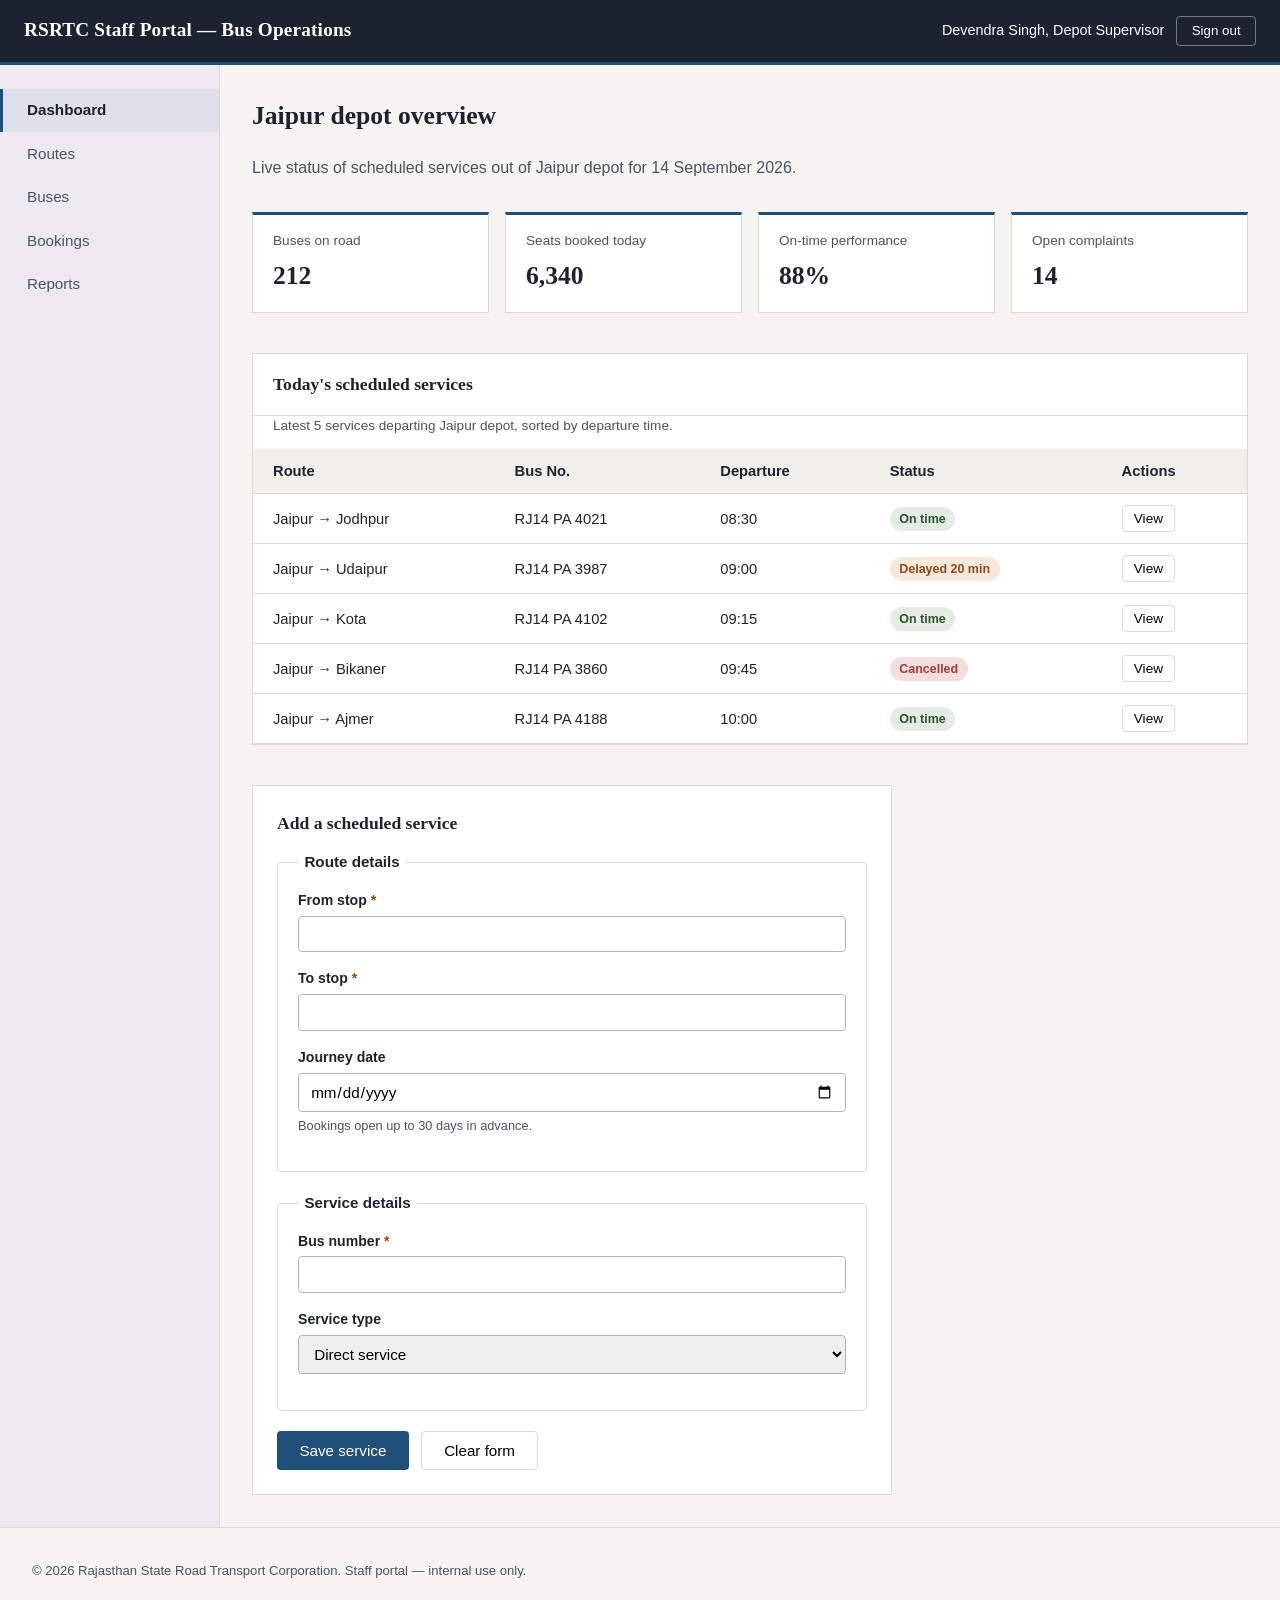
<file: index.html>
<!DOCTYPE html>
<html lang="en">
<head>
  <meta charset="UTF-8">
  <meta name="viewport" content="width=device-width, initial-scale=1.0">
  <title>Bus Operations Dashboard — RSRTC Staff Portal</title>
  <style>
    :root {
      --ink: #1c2230;
      --ink-soft: #4a5266;
      --paper: #f5f4f0;
      --panel: #ffffff;
      --line: #dcd9d2;
      --accent: #1f4e79;
      --accent-soft: #e3ecf4;
      --warn: #8a4b16;
      --warn-soft: #f6e9db;
      --good: #2f5233;
      --good-soft: #e4ece4;
      --bad: #a33b3b;
      --bad-soft: #f2dede;
      --focus: #1857b8;
      --radius: 4px;
    }

    * { box-sizing: border-box; }

    body {
      margin: 0;
      font-family: "Iowan Old Style", "Palatino Linotype", Georgia, serif;
      background: var(--paper);
      color: var(--ink);
      line-height: 1.5;
    }

    a { color: var(--focus); }

    a:focus-visible,
    button:focus-visible,
    input:focus-visible,
    select:focus-visible,
    textarea:focus-visible,
    [tabindex]:focus-visible {
      outline: 3px solid var(--focus);
      outline-offset: 2px;
    }

    .skip-link {
      position: absolute;
      left: -999px;
      top: 0;
      background: var(--ink);
      color: #fff;
      padding: 0.75rem 1.25rem;
      z-index: 100;
      border-radius: 0 0 var(--radius) 0;
    }
    .skip-link:focus { left: 0; }

    .visually-hidden {
      position: absolute;
      width: 1px; height: 1px;
      overflow: hidden;
      clip: rect(0 0 0 0);
      white-space: nowrap;
    }

    .site-header {
      display: flex;
      align-items: center;
      justify-content: space-between;
      padding: 1rem 1.5rem;
      background: var(--ink);
      color: #fff;
      border-bottom: 3px solid var(--accent);
    }
    .site-header h1 {
      font-size: 1.2rem;
      margin: 0;
      font-weight: 600;
      letter-spacing: 0.01em;
    }
    .header-user {
      display: flex;
      align-items: center;
      gap: 0.75rem;
      font-family: -apple-system, "Segoe UI", sans-serif;
      font-size: 0.9rem;
    }
    .header-user button {
      background: transparent;
      border: 1px solid rgba(255,255,255,0.4);
      color: #fff;
      padding: 0.4rem 0.9rem;
      border-radius: var(--radius);
      cursor: pointer;
      font-family: inherit;
    }
    .header-user button:hover { background: rgba(255,255,255,0.12); }

    .layout {
      display: grid;
      grid-template-columns: 220px 1fr;
      min-height: calc(100vh - 66px);
    }

    .primary-nav {
      background: #eceaf0;
      border-right: 1px solid var(--line);
      padding: 1.5rem 0;
    }
    .primary-nav ul {
      list-style: none;
      margin: 0;
      padding: 0;
    }
    .primary-nav a {
      display: block;
      padding: 0.65rem 1.5rem;
      color: var(--ink-soft);
      text-decoration: none;
      font-family: -apple-system, "Segoe UI", sans-serif;
      font-size: 0.95rem;
      border-left: 3px solid transparent;
    }
    .primary-nav a[aria-current="page"] {
      color: var(--ink);
      font-weight: 600;
      border-left-color: var(--accent);
      background: #e0e0ea;
    }
    .primary-nav a:hover { background: #e0e0ea; }

    main { padding: 2rem; }
    main > h2 { margin-top: 0; font-size: 1.6rem; }
    .lede {
      color: var(--ink-soft);
      max-width: 62ch;
      margin-bottom: 2rem;
      font-family: -apple-system, "Segoe UI", sans-serif;
    }

    .summary-cards {
      display: grid;
      grid-template-columns: repeat(auto-fit, minmax(180px, 1fr));
      gap: 1rem;
      margin-bottom: 2.5rem;
    }
    .summary-cards article {
      background: var(--panel);
      border: 1px solid var(--line);
      border-top: 3px solid var(--accent);
      padding: 1rem 1.25rem;
    }
    .summary-cards h3 {
      margin: 0 0 0.35rem 0;
      font-size: 0.85rem;
      font-family: -apple-system, "Segoe UI", sans-serif;
      color: var(--ink-soft);
      font-weight: 500;
    }
    .summary-cards p {
      margin: 0;
      font-size: 1.6rem;
      font-weight: 600;
    }

    .table-section {
      background: var(--panel);
      border: 1px solid var(--line);
      margin-bottom: 2.5rem;
    }
    .table-section h2 {
      margin: 0;
      padding: 1.1rem 1.25rem;
      font-size: 1.1rem;
      border-bottom: 1px solid var(--line);
    }
    table {
      width: 100%;
      border-collapse: collapse;
      font-family: -apple-system, "Segoe UI", sans-serif;
      font-size: 0.92rem;
    }
    caption {
      text-align: left;
      padding: 0 1.25rem 0.75rem;
      color: var(--ink-soft);
      font-family: -apple-system, "Segoe UI", sans-serif;
      font-size: 0.85rem;
    }
    th, td {
      text-align: left;
      padding: 0.7rem 1.25rem;
      border-bottom: 1px solid var(--line);
    }
    th[scope="col"] {
      background: #f1efe9;
      font-weight: 600;
    }
    tbody tr:hover { background: #faf9f6; }
    .status-pill {
      display: inline-block;
      padding: 0.15rem 0.6rem;
      border-radius: 999px;
      font-size: 0.78rem;
      font-weight: 600;
    }
    .status-ontime { background: var(--good-soft); color: var(--good); }
    .status-delayed { background: var(--warn-soft); color: var(--warn); }
    .status-cancelled { background: var(--bad-soft); color: var(--bad); }

    .row-actions button {
      background: none;
      border: 1px solid var(--line);
      border-radius: var(--radius);
      padding: 0.3rem 0.7rem;
      font-family: inherit;
      cursor: pointer;
      font-size: 0.85rem;
    }
    .row-actions button:hover { background: #f1efe9; }

    .form-section {
      background: var(--panel);
      border: 1px solid var(--line);
      padding: 1.5rem;
      max-width: 640px;
    }
    .form-section h2 { margin-top: 0; font-size: 1.1rem; }
    fieldset {
      border: 1px solid var(--line);
      border-radius: var(--radius);
      padding: 1rem 1.25rem 1.25rem;
      margin: 0 0 1.25rem 0;
    }
    legend {
      font-family: -apple-system, "Segoe UI", sans-serif;
      font-weight: 600;
      padding: 0 0.4rem;
      font-size: 0.95rem;
    }
    .field { margin-bottom: 1rem; font-family: -apple-system, "Segoe UI", sans-serif; }
    .field label {
      display: block;
      font-size: 0.88rem;
      font-weight: 600;
      margin-bottom: 0.3rem;
    }
    .field .hint {
      display: block;
      font-weight: 400;
      color: var(--ink-soft);
      font-size: 0.8rem;
      margin-top: 0.25rem;
    }
    .field input,
    .field select {
      width: 100%;
      padding: 0.55rem 0.7rem;
      border: 1px solid #b8b4aa;
      border-radius: var(--radius);
      font-family: inherit;
      font-size: 0.95rem;
    }
    .required-mark { color: var(--warn); }
    .submit-row { display: flex; gap: 0.75rem; font-family: -apple-system, "Segoe UI", sans-serif; }
    .btn-primary {
      background: var(--accent);
      color: #fff;
      border: none;
      padding: 0.65rem 1.4rem;
      border-radius: var(--radius);
      cursor: pointer;
      font-size: 0.95rem;
    }
    .btn-secondary {
      background: transparent;
      border: 1px solid var(--line);
      padding: 0.65rem 1.4rem;
      border-radius: var(--radius);
      cursor: pointer;
      font-size: 0.95rem;
    }

    .modal-overlay {
      display: none;
      position: fixed;
      inset: 0;
      background: rgba(20, 20, 20, 0.5);
      align-items: center;
      justify-content: center;
      padding: 1rem;
      z-index: 200;
    }
    .modal-overlay.is-open { display: flex; }
    .modal-dialog {
      background: var(--panel);
      max-width: 440px;
      width: 100%;
      padding: 1.5rem;
      border-radius: var(--radius);
      font-family: -apple-system, "Segoe UI", sans-serif;
    }
    .modal-dialog h2 {
      margin-top: 0;
      font-size: 1.15rem;
      font-family: "Iowan Old Style", Georgia, serif;
    }
    .modal-actions {
      display: flex;
      justify-content: flex-end;
      gap: 0.75rem;
      margin-top: 1.5rem;
    }

    footer {
      grid-column: 1 / -1;
      border-top: 1px solid var(--line);
      padding: 1.25rem 2rem;
      font-family: -apple-system, "Segoe UI", sans-serif;
      font-size: 0.82rem;
      color: var(--ink-soft);
    }

    @media (max-width: 720px) {
      .layout { grid-template-columns: 1fr; }
      .primary-nav { border-right: none; border-bottom: 1px solid var(--line); }
    }

    @media (prefers-reduced-motion: reduce) {
      * { animation: none !important; transition: none !important; }
    }
  </style>
</head>
<body>

  <a class="skip-link" href="#main-content">Skip to main content</a>

  <header class="site-header">
    <h1>RSRTC Staff Portal — Bus Operations</h1>
    <div class="header-user">
      <span>Devendra Singh, Depot Supervisor</span>
      <button type="button">Sign out</button>
    </div>
  </header>

  <div class="layout">
    <nav class="primary-nav" aria-label="Primary">
      <ul>
        <li><a href="#" aria-current="page">Dashboard</a></li>
        <li><a href="#">Routes</a></li>
        <li><a href="#">Buses</a></li>
        <li><a href="#">Bookings</a></li>
        <li><a href="#">Reports</a></li>
      </ul>
    </nav>

    <main id="main-content">
      <h2>Jaipur depot overview</h2>
      <p class="lede">Live status of scheduled services out of Jaipur depot for 14 September 2026.</p>

      <section aria-labelledby="summary-heading">
        <h2 id="summary-heading" class="visually-hidden">Key metrics</h2>
        <div class="summary-cards">
          <article>
            <h3>Buses on road</h3>
            <p>212</p>
          </article>
          <article>
            <h3>Seats booked today</h3>
            <p>6,340</p>
          </article>
          <article>
            <h3>On-time performance</h3>
            <p>88%</p>
          </article>
          <article>
            <h3>Open complaints</h3>
            <p>14</p>
          </article>
        </div>
      </section>

      <section class="table-section" aria-labelledby="services-heading">
        <h2 id="services-heading">Today's scheduled services</h2>
        <table>
          <caption>Latest 5 services departing Jaipur depot, sorted by departure time.</caption>
          <thead>
            <tr>
              <th scope="col">Route</th>
              <th scope="col">Bus No.</th>
              <th scope="col">Departure</th>
              <th scope="col">Status</th>
              <th scope="col">Actions</th>
            </tr>
          </thead>
          <tbody>
            <tr>
              <td>Jaipur → Jodhpur</td>
              <td>RJ14 PA 4021</td>
              <td>08:30</td>
              <td><span class="status-pill status-ontime">On time</span></td>
              <td class="row-actions"><button type="button">View</button></td>
            </tr>
            <tr>
              <td>Jaipur → Udaipur</td>
              <td>RJ14 PA 3987</td>
              <td>09:00</td>
              <td><span class="status-pill status-delayed">Delayed 20 min</span></td>
              <td class="row-actions"><button type="button" data-open-modal>View</button></td>
            </tr>
            <tr>
              <td>Jaipur → Kota</td>
              <td>RJ14 PA 4102</td>
              <td>09:15</td>
              <td><span class="status-pill status-ontime">On time</span></td>
              <td class="row-actions"><button type="button">View</button></td>
            </tr>
            <tr>
              <td>Jaipur → Bikaner</td>
              <td>RJ14 PA 3860</td>
              <td>09:45</td>
              <td><span class="status-pill status-cancelled">Cancelled</span></td>
              <td class="row-actions"><button type="button">View</button></td>
            </tr>
            <tr>
              <td>Jaipur → Ajmer</td>
              <td>RJ14 PA 4188</td>
              <td>10:00</td>
              <td><span class="status-pill status-ontime">On time</span></td>
              <td class="row-actions"><button type="button">View</button></td>
            </tr>
          </tbody>
        </table>
      </section>

      <section class="form-section" aria-labelledby="new-route-heading">
        <h2 id="new-route-heading">Add a scheduled service</h2>
        <form novalidate>
          <fieldset>
            <legend>Route details</legend>

            <div class="field">
              <label for="from-stop">From stop <span class="required-mark" aria-hidden="true">*</span></label>
              <input type="text" id="from-stop" name="from-stop" required aria-required="true">
            </div>

            <div class="field">
              <label for="to-stop">To stop <span class="required-mark" aria-hidden="true">*</span></label>
              <input type="text" id="to-stop" name="to-stop" required aria-required="true">
            </div>

            <div class="field">
              <label for="journey-date">Journey date</label>
              <input type="date" id="journey-date" name="journey-date" aria-describedby="date-hint">
              <span class="hint" id="date-hint">Bookings open up to 30 days in advance.</span>
            </div>
          </fieldset>

          <fieldset>
            <legend>Service details</legend>

            <div class="field">
              <label for="bus-number">Bus number <span class="required-mark" aria-hidden="true">*</span></label>
              <input type="text" id="bus-number" name="bus-number" required aria-required="true">
            </div>

            <div class="field">
              <label for="service-type">Service type</label>
              <select id="service-type" name="service-type">
                <option value="direct">Direct service</option>
                <option value="connecting">Connecting service</option>
              </select>
            </div>
          </fieldset>

          <div class="submit-row">
            <button type="submit" class="btn-primary">Save service</button>
            <button type="reset" class="btn-secondary">Clear form</button>
          </div>
        </form>
      </section>
    </main>

    <footer>
      <p>&copy; 2026 Rajasthan State Road Transport Corporation. Staff portal — internal use only.</p>
    </footer>
  </div>

  <div class="modal-overlay" id="service-modal-overlay">
    <div class="modal-dialog" role="dialog" aria-modal="true" aria-labelledby="modal-title" aria-describedby="modal-desc">
      <h2 id="modal-title">Jaipur → Udaipur — service details</h2>
      <p id="modal-desc">Bus RJ14 PA 3987 is delayed by 20 minutes due to traffic near Bhilwara. Revised departure: 09:20. 41 of 45 seats booked.</p>
      <div class="modal-actions">
        <button type="button" class="btn-secondary" data-close-modal>Close</button>
        <button type="button" class="btn-primary">Notify passengers</button>
      </div>
    </div>
  </div>

  <script>
    (function () {
      var overlay = document.getElementById('service-modal-overlay');
      var openTriggers = document.querySelectorAll('[data-open-modal]');
      var closeTriggers = document.querySelectorAll('[data-close-modal]');
      var lastFocused = null;

      function openModal() {
        lastFocused = document.activeElement;
        overlay.classList.add('is-open');
        overlay.querySelector('[data-close-modal]').focus();
        document.addEventListener('keydown', onKeydown);
      }

      function closeModal() {
        overlay.classList.remove('is-open');
        document.removeEventListener('keydown', onKeydown);
        if (lastFocused) lastFocused.focus();
      }

      function onKeydown(e) {
        if (e.key === 'Escape') {
          closeModal();
        }
      }

      openTriggers.forEach(function (btn) {
        btn.addEventListener('click', openModal);
      });
      closeTriggers.forEach(function (btn) {
        btn.addEventListener('click', closeModal);
      });
    })();
  </script>

</body>
</html>
</file>
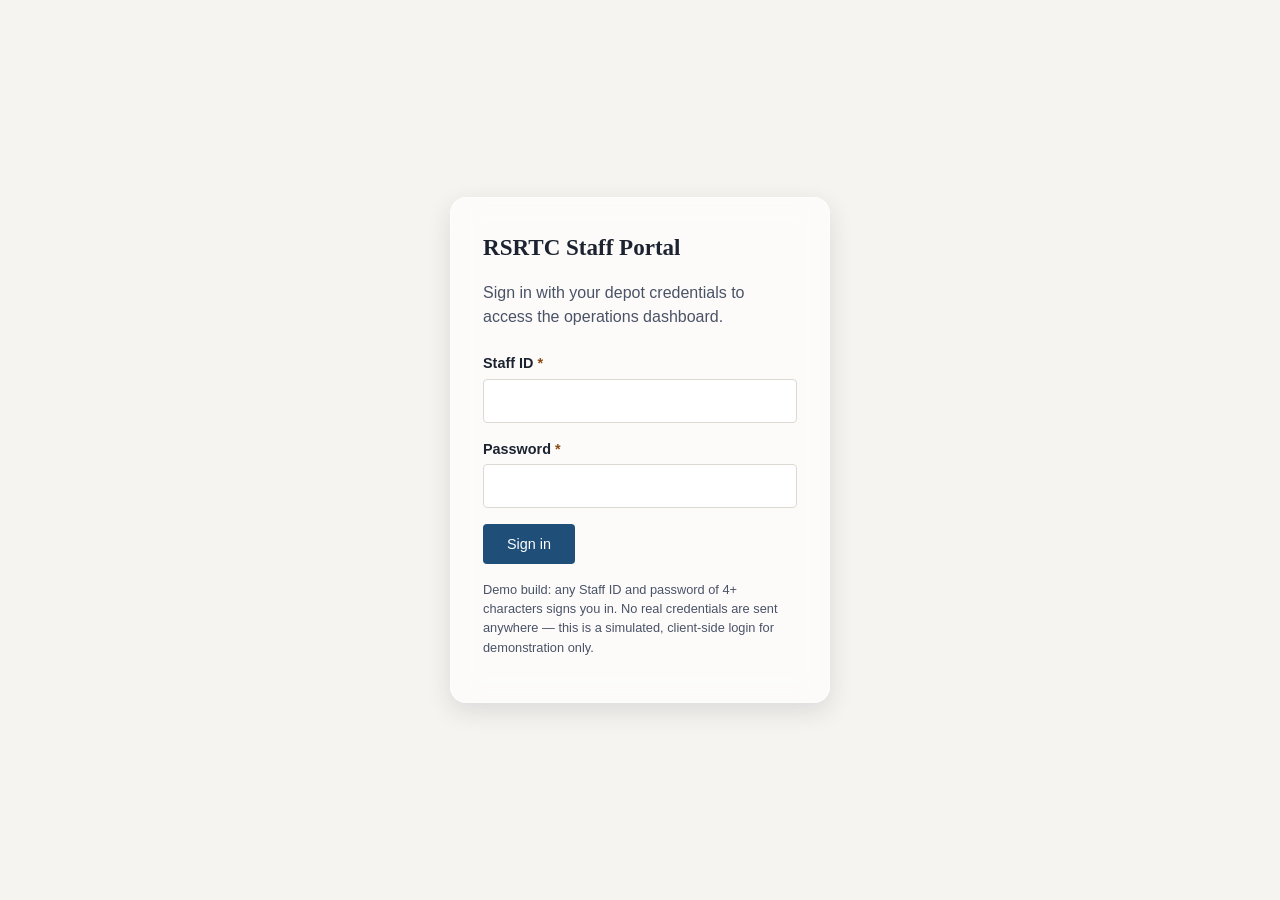
<file: client/index.html>
<!DOCTYPE html>
<html lang="en">
<head>
  <meta charset="UTF-8">
  <meta name="viewport" content="width=device-width, initial-scale=1.0">
  <title>Bus Operations Dashboard — RSRTC Staff Portal</title>
  <link rel="stylesheet" href="style.css">
</head>
<body>

  <a class="skip-link" href="#main-content">Skip to main content</a>

  <header class="site-header">
    <h1>RSRTC Staff Portal — Bus Operations</h1>
    <div class="header-user">
      <button type="button" class="theme-toggle" id="theme-toggle" aria-pressed="false">Dark mode</button>
      <span id="signed-in-as">Staff</span>
      <button type="button" id="sign-out-btn">Sign out</button>
    </div>
  </header>

  <div class="layout">
    <nav class="primary-nav" aria-label="Primary">
      <ul>
        <li><a href="index.html" aria-current="page">Dashboard</a></li>
        <li><a href="#">Routes</a></li>
        <li><a href="#">Buses</a></li>
        <li><a href="#">Bookings</a></li>
        <li><a href="inventory.html">Inventory</a></li>
        <li><a href="#">Reports</a></li>
      </ul>
    </nav>

    <main id="main-content">
      <h2>Jaipur depot overview</h2>
      <p class="lede">Live status of scheduled services out of Jaipur depot. Add, edit, or remove services below — changes are saved to this browser automatically.</p>

      <section aria-labelledby="summary-heading">
        <h2 id="summary-heading" class="visually-hidden">Key metrics</h2>
        <div class="summary-cards">
          <article>
            <h3>Buses on road</h3>
            <p>212</p>
          </article>
          <article>
            <h3>Seats booked today</h3>
            <p>6,340</p>
          </article>
          <article>
            <h3>On-time performance</h3>
            <p>88%</p>
          </article>
          <article>
            <h3>Open complaints</h3>
            <p>14</p>
          </article>
        </div>
      </section>

      <section class="table-section" aria-labelledby="services-heading">
        <h2 id="services-heading">Scheduled services</h2>
        <table>
          <caption>Services departing Jaipur depot. Use Edit or Delete to update the schedule.</caption>
          <thead>
            <tr>
              <th scope="col">Route</th>
              <th scope="col">Bus No.</th>
              <th scope="col">Departure</th>
              <th scope="col">Status</th>
              <th scope="col">Actions</th>
            </tr>
          </thead>
          <tbody id="services-tbody">
            <!-- Rows rendered dynamically by services.js -->
          </tbody>
        </table>
      </section>

      <section class="form-section" aria-labelledby="new-route-heading">
        <h2 id="new-route-heading">Add a scheduled service</h2>
        <form id="service-form" novalidate>
          <fieldset>
            <legend>Route details</legend>

            <div class="field">
              <label for="from-stop">From stop <span class="required-mark" aria-hidden="true">*</span></label>
              <input type="text" id="from-stop" name="from-stop" required aria-required="true">
            </div>

            <div class="field">
              <label for="to-stop">To stop <span class="required-mark" aria-hidden="true">*</span></label>
              <input type="text" id="to-stop" name="to-stop" required aria-required="true">
            </div>

            <div class="field">
              <label for="journey-date">Journey date</label>
              <input type="date" id="journey-date" name="journey-date" aria-describedby="date-hint">
              <span class="hint" id="date-hint">Bookings open up to 30 days in advance.</span>
            </div>
          </fieldset>

          <fieldset>
            <legend>Service details</legend>

            <div class="field">
              <label for="bus-number">Bus number <span class="required-mark" aria-hidden="true">*</span></label>
              <input type="text" id="bus-number" name="bus-number" required aria-required="true">
            </div>

            <div class="field">
              <label for="service-type">Service type</label>
              <select id="service-type" name="service-type">
                <option value="direct">Direct service</option>
                <option value="connecting">Connecting service</option>
              </select>
            </div>
          </fieldset>

          <div class="submit-row">
            <button type="submit" class="btn-primary" id="form-submit-btn">Save service</button>
            <button type="reset" class="btn-secondary">Clear form</button>
          </div>
        </form>
      </section>
    </main>

    <footer>
      <p>&copy; 2026 Rajasthan State Road Transport Corporation. Staff portal — internal use only.</p>
    </footer>
  </div>

  <div class="modal-overlay" id="service-modal-overlay">
    <div class="modal-dialog" role="dialog" aria-modal="true" aria-labelledby="modal-title" aria-describedby="modal-desc">
      <h2 id="modal-title">Service details</h2>
      <p id="modal-desc">Select "Edit" on any row to update its route or bus number, or "Delete" to remove it from today's schedule.</p>
      <div class="modal-actions">
        <button type="button" class="btn-secondary" data-close-modal>Close</button>
      </div>
    </div>
  </div>

  <script type="module">
    import { requireAuth, getSession, wireSignOut } from './auth.js';
    import { initServiceCrud } from './services.js';

    // Guard this page — redirect to login.html if no session exists.
    requireAuth();

    const session = getSession();
    if (session) {
      document.getElementById('signed-in-as').textContent = `Staff ID: ${session.staffId}`;
    }

    wireSignOut(document.getElementById('sign-out-btn'));
    initServiceCrud();
  </script>

  <script>
    (function () {
      var toggle = document.getElementById('theme-toggle');
      var root = document.documentElement;

      toggle.addEventListener('click', function () {
        var isDark = root.getAttribute('data-theme') === 'dark';
        root.setAttribute('data-theme', isDark ? 'light' : 'dark');
        toggle.setAttribute('aria-pressed', String(!isDark));
        toggle.textContent = isDark ? 'Dark mode' : 'Light mode';
      });
    })();
  </script>

</body>
</html>
</file>
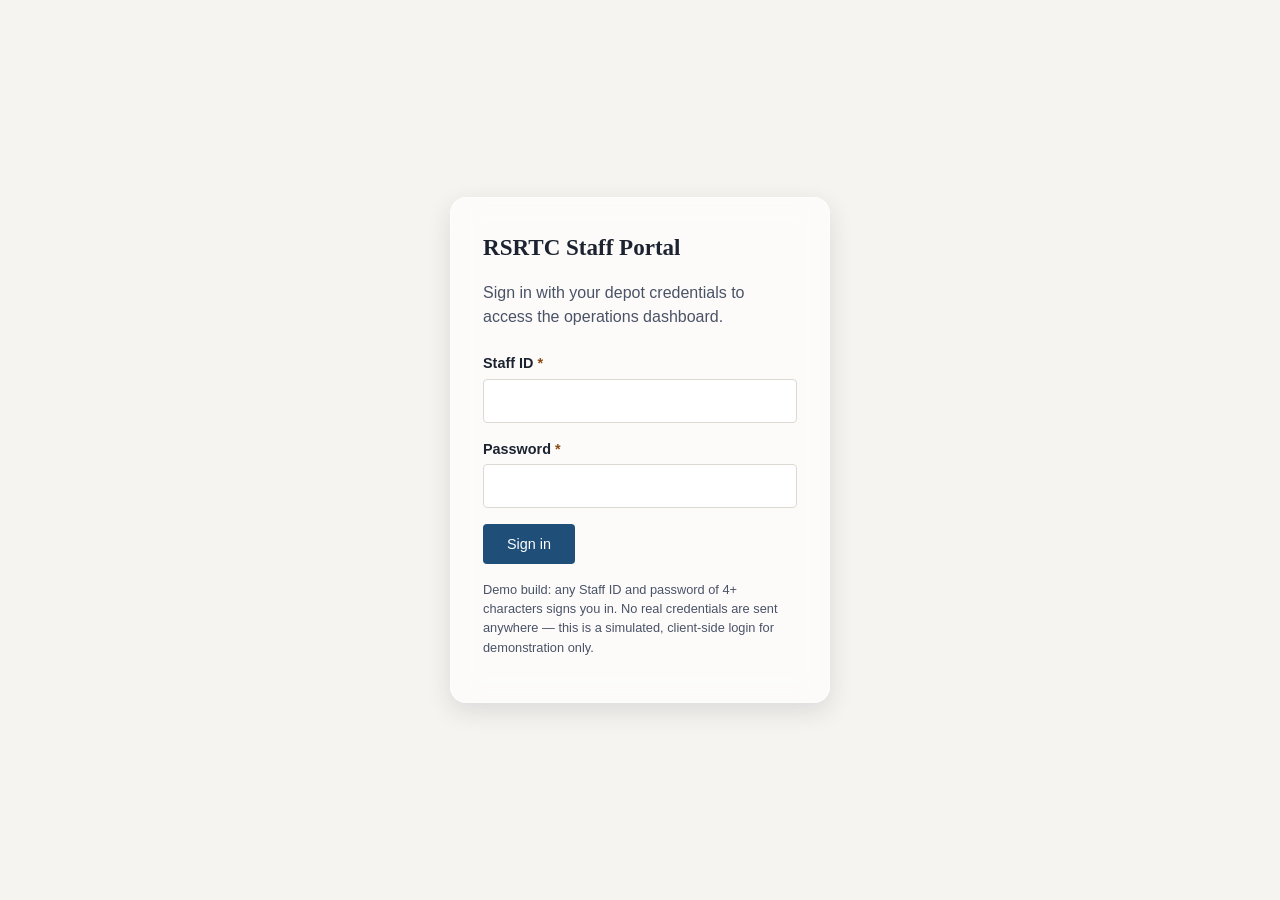
<file: client/inventory.html>
<!DOCTYPE html>
<html lang="en">
<head>
  <meta charset="UTF-8">
  <meta name="viewport" content="width=device-width, initial-scale=1.0">
  <title>Spare Parts Inventory — RSRTC Staff Portal</title>
  <link rel="stylesheet" href="style.css">
</head>
<body>

  <a class="skip-link" href="#main-content">Skip to main content</a>

  <header class="site-header">
    <h1>RSRTC Staff Portal — Spare Parts Inventory</h1>
    <div class="header-user">
      <button type="button" class="cart-button" id="cart-button" aria-haspopup="true">
        Cart <span class="cart-count" id="cart-count">0</span>
      </button>
      <span>Devendra Singh, Depot Supervisor</span>
    </div>
  </header>

  <div class="layout">
    <nav class="primary-nav" aria-label="Primary">
      <ul>
        <li><a href="index.html">Dashboard</a></li>
        <li><a href="#">Routes</a></li>
        <li><a href="#">Buses</a></li>
        <li><a href="index.html">Bookings</a></li>
        <li><a href="inventory.html" aria-current="page">Inventory</a></li>
      </ul>
    </nav>

    <main id="main-content">
      <h2>Spare parts inventory</h2>
      <p class="lede">Live catalog pulled from the parts supplier API. Search, filter by category, and sort to find what's needed for today's maintenance queue.</p>

      <div class="error-banner" id="error-banner" role="alert">
        <span id="error-message"></span>
        <button type="button" id="error-retry">Retry</button>
      </div>

      <div class="toolbar">
        <div class="field">
          <label for="inventory-search">Search parts</label>
          <input type="search" id="inventory-search" name="inventory-search" placeholder="e.g. jacket, backpack, ring">
        </div>
        <div class="field">
          <label for="inventory-sort">Sort by</label>
          <select id="inventory-sort" name="inventory-sort">
            <option value="default">Default</option>
            <option value="price-asc">Price: low to high</option>
            <option value="price-desc">Price: high to low</option>
            <option value="name-asc">Name: A to Z</option>
          </select>
        </div>
      </div>

      <div class="category-tabs" id="category-tabs" role="tablist" aria-label="Filter by category"></div>

      <section aria-label="Product results">
        <div class="product-grid" id="product-grid"></div>
      </section>
    </main>

    <footer>
      <p>&copy; 2026 Rajasthan State Road Transport Corporation. Staff portal — internal use only. Catalog data via FakeStoreAPI.</p>
    </footer>
  </div>

  <!-- Cart drawer -->
  <div class="cart-drawer-overlay" id="cart-drawer-overlay"></div>
  <aside class="cart-drawer" id="cart-drawer" aria-label="Shopping cart">
    <h2>Your cart</h2>
    <div id="cart-items"></div>
    <div class="submit-row" style="margin-top: 1.5rem;">
      <button type="button" class="btn-secondary" id="cart-close">Close</button>
    </div>
  </aside>

  <script type="module">
    import { requireAuth } from './auth.js';
    requireAuth();
  </script>
  <script type="module" src="app.js"></script>
</body>
</html>
</file>
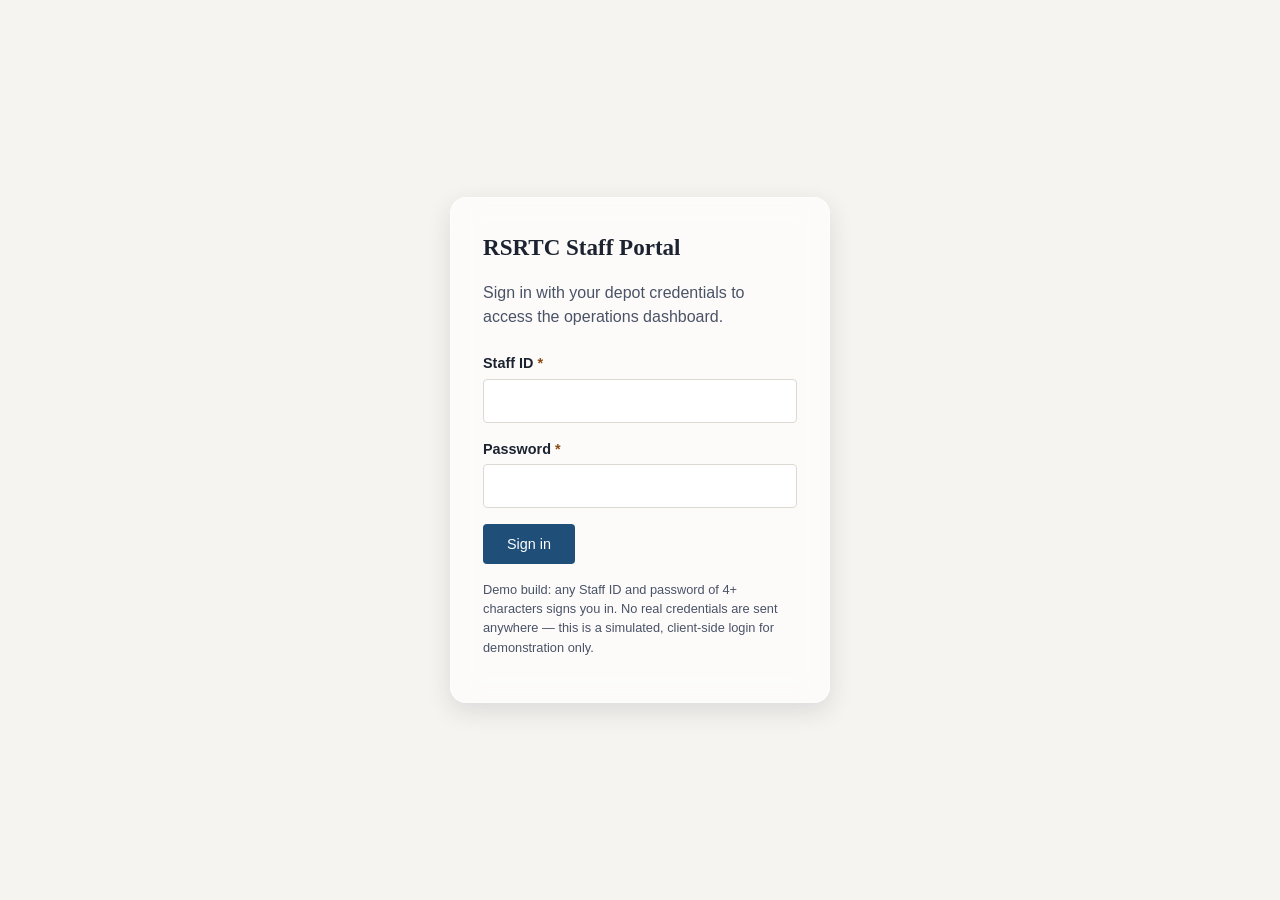
<file: client/login.html>
<!DOCTYPE html>
<html lang="en">
<head>
  <meta charset="UTF-8">
  <meta name="viewport" content="width=device-width, initial-scale=1.0">
  <title>Sign in — RSRTC Staff Portal</title>
  <link rel="stylesheet" href="style.css">
  <style>
    .login-wrap {
      min-height: 100vh;
      display: flex;
      align-items: center;
      justify-content: center;
      padding: var(--space-5);
    }
    .login-card {
      background: var(--glass-bg);
      backdrop-filter: blur(var(--glass-blur));
      -webkit-backdrop-filter: blur(var(--glass-blur));
      border: 1px solid var(--glass-border);
      border-radius: var(--radius-lg);
      box-shadow: var(--shadow-raised);
      padding: var(--space-6);
      max-width: 380px;
      width: 100%;
    }
    .login-card h1 {
      font-size: var(--text-lg);
      margin: 0 0 var(--space-2) 0;
    }
    .login-card p.lede {
      margin-bottom: var(--space-5);
    }
    .login-note {
      font-family: var(--font-sans);
      font-size: var(--text-xs);
      color: var(--color-ink-soft);
      margin-top: var(--space-4);
    }
  </style>
</head>
<body>
  <div class="login-wrap">
    <div class="login-card">
      <h1>RSRTC Staff Portal</h1>
      <p class="lede">Sign in with your depot credentials to access the operations dashboard.</p>

      <div class="error-banner" id="login-error" role="alert">
        <span id="login-error-message"></span>
      </div>

      <form id="login-form" novalidate>
        <div class="field">
          <label for="staff-id">Staff ID <span class="required-mark" aria-hidden="true">*</span></label>
          <input type="text" id="staff-id" name="staff-id" required aria-required="true" autocomplete="username">
        </div>

        <div class="field">
          <label for="staff-password">Password <span class="required-mark" aria-hidden="true">*</span></label>
          <input type="password" id="staff-password" name="staff-password" required aria-required="true" autocomplete="current-password">
        </div>

        <div class="submit-row">
          <button type="submit" class="btn-primary">Sign in</button>
        </div>
      </form>

      <p class="login-note">Demo build: any Staff ID and password of 4+ characters signs you in. No real credentials are sent anywhere — this is a simulated, client-side login for demonstration only.</p>
    </div>
  </div>

  <script type="module" src="auth.js"></script>
</body>
</html>
</file>
<file: client/style.css>
/* ==========================================================================
   RSRTC Bus Operations Dashboard — style.css
   Design tokens + mobile-first responsive architecture
   Breakpoints: 320 (base) / 768 (tablet) / 1024 (desktop) / 1440 (wide)
   ========================================================================== */

/* ---- Design tokens ---- */
:root {
  /* Brand colors */
  --color-ink: #1c2230;
  --color-ink-soft: #4a5266;
  --color-paper: #f5f4f0;
  --color-panel: #ffffff;
  --color-line: #dcd9d2;

  --color-accent: #1f4e79;
  --color-accent-soft: #e3ecf4;
  --color-warn: #8a4b16;
  --color-warn-soft: #f6e9db;
  --color-good: #2f5233;
  --color-good-soft: #e4ece4;
  --color-bad: #a33b3b;
  --color-bad-soft: #f2dede;
  --color-focus: #1857b8;

  /* Typography scale (major third, 1.25) */
  --font-serif: "Iowan Old Style", "Palatino Linotype", Georgia, serif;
  --font-sans: -apple-system, "Segoe UI", sans-serif;

  --text-xs: 0.8rem;
  --text-sm: 0.9rem;
  --text-base: 1rem;
  --text-md: 1.15rem;
  --text-lg: 1.44rem;
  --text-xl: 1.8rem;

  /* Spacing scale (4px base) */
  --space-1: 0.25rem;
  --space-2: 0.5rem;
  --space-3: 0.75rem;
  --space-4: 1rem;
  --space-5: 1.5rem;
  --space-6: 2rem;
  --space-7: 2.5rem;

  /* Radii + shadow */
  --radius-sm: 4px;
  --radius-md: 8px;
  --radius-lg: 16px;
  --shadow-soft: 0 1px 3px rgba(28, 34, 48, 0.08), 0 1px 2px rgba(28, 34, 48, 0.06);
  --shadow-raised: 0 8px 24px rgba(28, 34, 48, 0.12);

  /* Glass surface */
  --glass-bg: rgba(255, 255, 255, 0.65);
  --glass-border: rgba(255, 255, 255, 0.4);
  --glass-blur: 14px;

  /* Layout */
  --sidebar-width: 220px;
  --header-height: 64px;
  --transition-fast: 150ms ease;
  --transition-base: 220ms ease;
}

/* Dark theme — toggled via [data-theme="dark"] on <html>, or by system preference */
[data-theme="dark"] {
  --color-ink: #eef0f4;
  --color-ink-soft: #b7bdca;
  --color-paper: #14161d;
  --color-panel: #1c1f28;
  --color-line: #2c303c;

  --color-accent: #6fa8dc;
  --color-accent-soft: #223347;
  --color-warn: #e0a458;
  --color-warn-soft: #3a2c18;
  --color-good: #7fbf8a;
  --color-good-soft: #1c3320;
  --color-bad: #e08585;
  --color-bad-soft: #3a1e1e;
  --color-focus: #6fa8dc;

  --glass-bg: rgba(28, 31, 40, 0.6);
  --glass-border: rgba(255, 255, 255, 0.08);
  --shadow-soft: 0 1px 3px rgba(0, 0, 0, 0.4);
  --shadow-raised: 0 8px 28px rgba(0, 0, 0, 0.5);
}

@media (prefers-color-scheme: dark) {
  :root:not([data-theme="light"]) {
    --color-ink: #eef0f4;
    --color-ink-soft: #b7bdca;
    --color-paper: #14161d;
    --color-panel: #1c1f28;
    --color-line: #2c303c;

    --color-accent: #6fa8dc;
    --color-accent-soft: #223347;
    --color-warn: #e0a458;
    --color-warn-soft: #3a2c18;
    --color-good: #7fbf8a;
    --color-good-soft: #1c3320;
    --color-bad: #e08585;
    --color-bad-soft: #3a1e1e;
    --color-focus: #6fa8dc;

    --glass-bg: rgba(28, 31, 40, 0.6);
    --glass-border: rgba(255, 255, 255, 0.08);
  }
}

/* ---- Reset & base ---- */
* { box-sizing: border-box; }

html, body {
  max-width: 100%;
  overflow-x: hidden; /* guards against horizontal scroll on mobile */
}

body {
  margin: 0;
  font-family: var(--font-serif);
  background: var(--color-paper);
  color: var(--color-ink);
  line-height: 1.5;
  transition: background var(--transition-base), color var(--transition-base);
}

a { color: var(--color-focus); }

img, svg { max-width: 100%; display: block; }

a:focus-visible,
button:focus-visible,
input:focus-visible,
select:focus-visible,
textarea:focus-visible,
[tabindex]:focus-visible {
  outline: 3px solid var(--color-focus);
  outline-offset: 2px;
}

.skip-link {
  position: absolute;
  left: -999px;
  top: 0;
  background: var(--color-ink);
  color: var(--color-paper);
  padding: var(--space-3) var(--space-5);
  z-index: 100;
  border-radius: 0 0 var(--radius-sm) 0;
}
.skip-link:focus { left: 0; }

.visually-hidden {
  position: absolute;
  width: 1px; height: 1px;
  overflow: hidden;
  clip: rect(0 0 0 0);
  white-space: nowrap;
}

/* ==========================================================================
   Header
   ========================================================================== */
.site-header {
  display: flex;
  align-items: center;
  justify-content: space-between;
  gap: var(--space-3);
  padding: var(--space-4) var(--space-5);
  background: var(--color-ink);
  color: var(--color-paper);
  border-bottom: 3px solid var(--color-accent);
  min-height: var(--header-height);
  flex-wrap: wrap;
}
.site-header h1 {
  font-size: var(--text-md);
  margin: 0;
  font-weight: 600;
}
.header-user {
  display: flex;
  align-items: center;
  gap: var(--space-3);
  font-family: var(--font-sans);
  font-size: var(--text-sm);
  flex-wrap: wrap;
}
.header-user button,
.theme-toggle {
  background: transparent;
  border: 1px solid rgba(255, 255, 255, 0.35);
  color: inherit;
  padding: var(--space-2) var(--space-4);
  border-radius: var(--radius-sm);
  cursor: pointer;
  font-family: inherit;
  font-size: var(--text-sm);
  transition: background var(--transition-fast);
}
.header-user button:hover,
.theme-toggle:hover { background: rgba(255, 255, 255, 0.12); }

/* ==========================================================================
   Mobile-first responsive layout (base = single column, 320px+)
   ========================================================================== */
.layout {
  display: flex;
  flex-direction: column;
  min-height: calc(100vh - var(--header-height));
}

.primary-nav {
  background: color-mix(in srgb, var(--color-paper) 85%, var(--color-ink) 15%);
  border-bottom: 1px solid var(--color-line);
  padding: var(--space-3) 0;
}
.primary-nav ul {
  list-style: none;
  margin: 0;
  padding: 0;
  display: flex;
  overflow-x: auto;
  gap: var(--space-1);
}
.primary-nav a {
  display: block;
  padding: var(--space-3) var(--space-4);
  color: var(--color-ink-soft);
  text-decoration: none;
  font-family: var(--font-sans);
  font-size: var(--text-sm);
  white-space: nowrap;
  border-left: 3px solid transparent;
  border-radius: var(--radius-sm);
  transition: background var(--transition-fast), color var(--transition-fast);
}
.primary-nav a[aria-current="page"] {
  color: var(--color-ink);
  font-weight: 600;
  border-left-color: var(--color-accent);
  background: var(--color-accent-soft);
}
.primary-nav a:hover { background: var(--color-accent-soft); }

main { padding: var(--space-5); }
main > h2 { margin-top: 0; font-size: var(--text-lg); }
.lede {
  color: var(--color-ink-soft);
  max-width: 62ch;
  margin-bottom: var(--space-6);
  font-family: var(--font-sans);
}

/* ---- Summary cards: fluid grid, 1 col mobile -> auto-fit desktop ---- */
.summary-cards {
  display: grid;
  grid-template-columns: 1fr;
  gap: var(--space-4);
  margin-bottom: var(--space-7);
}
.summary-cards article {
  background: var(--glass-bg);
  backdrop-filter: blur(var(--glass-blur));
  -webkit-backdrop-filter: blur(var(--glass-blur));
  border: 1px solid var(--glass-border);
  border-top: 3px solid var(--color-accent);
  border-radius: var(--radius-md);
  padding: var(--space-4) var(--space-5);
  box-shadow: var(--shadow-soft);
  transition: transform var(--transition-fast), box-shadow var(--transition-fast);
}
.summary-cards article:hover {
  transform: translateY(-2px);
  box-shadow: var(--shadow-raised);
}
.summary-cards h3 {
  margin: 0 0 var(--space-1) 0;
  font-size: var(--text-xs);
  font-family: var(--font-sans);
  color: var(--color-ink-soft);
  font-weight: 500;
  text-transform: none;
}
.summary-cards p {
  margin: 0;
  font-size: var(--text-lg);
  font-weight: 600;
}

/* ---- Table section ---- */
.table-section {
  background: var(--color-panel);
  border: 1px solid var(--color-line);
  border-radius: var(--radius-md);
  margin-bottom: var(--space-7);
  overflow-x: auto; /* allows table to scroll instead of breaking layout */
  box-shadow: var(--shadow-soft);
}
.table-section h2 {
  margin: 0;
  padding: var(--space-4) var(--space-5);
  font-size: var(--text-md);
  border-bottom: 1px solid var(--color-line);
}
table {
  width: 100%;
  min-width: 560px; /* preserves column legibility; wrapper scrolls on mobile */
  border-collapse: collapse;
  font-family: var(--font-sans);
  font-size: var(--text-sm);
}
caption {
  text-align: left;
  padding: 0 var(--space-5) var(--space-3);
  color: var(--color-ink-soft);
  font-family: var(--font-sans);
  font-size: var(--text-xs);
}
th, td {
  text-align: left;
  padding: var(--space-3) var(--space-5);
  border-bottom: 1px solid var(--color-line);
}
th[scope="col"] {
  background: var(--color-accent-soft);
  font-weight: 600;
}
tbody tr { transition: background var(--transition-fast); }
tbody tr:hover { background: var(--color-accent-soft); }

.status-pill {
  display: inline-block;
  padding: 0.15rem var(--space-3);
  border-radius: 999px;
  font-size: var(--text-xs);
  font-weight: 600;
}
.status-ontime { background: var(--color-good-soft); color: var(--color-good); }
.status-delayed { background: var(--color-warn-soft); color: var(--color-warn); }
.status-cancelled { background: var(--color-bad-soft); color: var(--color-bad); }

.row-actions button {
  background: none;
  border: 1px solid var(--color-line);
  border-radius: var(--radius-sm);
  padding: var(--space-1) var(--space-3);
  font-family: inherit;
  cursor: pointer;
  font-size: var(--text-xs);
  transition: background var(--transition-fast);
}
.row-actions button:hover { background: var(--color-accent-soft); }

/* ---- Form section ---- */
.form-section {
  background: var(--color-panel);
  border: 1px solid var(--color-line);
  border-radius: var(--radius-md);
  padding: var(--space-5);
  max-width: 640px;
  box-shadow: var(--shadow-soft);
}
.form-section h2 { margin-top: 0; font-size: var(--text-md); }
fieldset {
  border: 1px solid var(--color-line);
  border-radius: var(--radius-sm);
  padding: var(--space-4) var(--space-5) var(--space-5);
  margin: 0 0 var(--space-5) 0;
}
legend {
  font-family: var(--font-sans);
  font-weight: 600;
  padding: 0 var(--space-2);
  font-size: var(--text-sm);
}
.field { margin-bottom: var(--space-4); font-family: var(--font-sans); }
.field label {
  display: block;
  font-size: var(--text-sm);
  font-weight: 600;
  margin-bottom: var(--space-1);
}
.field .hint {
  display: block;
  font-weight: 400;
  color: var(--color-ink-soft);
  font-size: var(--text-xs);
  margin-top: var(--space-1);
}
.field input,
.field select {
  width: 100%;
  padding: var(--space-3);
  border: 1px solid var(--color-line);
  border-radius: var(--radius-sm);
  font-family: inherit;
  font-size: var(--text-base);
  background: var(--color-panel);
  color: var(--color-ink);
  transition: border-color var(--transition-fast);
}
.field input:focus,
.field select:focus { border-color: var(--color-focus); }

.required-mark { color: var(--color-warn); }
.submit-row {
  display: flex;
  flex-wrap: wrap;
  gap: var(--space-3);
  font-family: var(--font-sans);
}
.btn-primary,
.btn-secondary {
  padding: var(--space-3) var(--space-5);
  border-radius: var(--radius-sm);
  cursor: pointer;
  font-size: var(--text-sm);
  transition: background var(--transition-fast), transform var(--transition-fast);
}
.btn-primary {
  background: var(--color-accent);
  color: #fff;
  border: none;
}
.btn-primary:hover { transform: translateY(-1px); }
.btn-secondary {
  background: transparent;
  border: 1px solid var(--color-line);
  color: var(--color-ink);
}
.btn-secondary:hover { background: var(--color-accent-soft); }

/* ---- Modal dialog (glassmorphism) ---- */
.modal-overlay {
  display: none;
  position: fixed;
  inset: 0;
  background: rgba(10, 12, 18, 0.5);
  backdrop-filter: blur(4px);
  -webkit-backdrop-filter: blur(4px);
  align-items: center;
  justify-content: center;
  padding: var(--space-4);
  z-index: 200;
}
.modal-overlay.is-open { display: flex; }
.modal-dialog {
  background: var(--glass-bg);
  backdrop-filter: blur(var(--glass-blur));
  -webkit-backdrop-filter: blur(var(--glass-blur));
  border: 1px solid var(--glass-border);
  max-width: 440px;
  width: 100%;
  padding: var(--space-5);
  border-radius: var(--radius-lg);
  box-shadow: var(--shadow-raised);
  font-family: var(--font-sans);
}
.modal-dialog h2 {
  margin-top: 0;
  font-size: var(--text-md);
  font-family: var(--font-serif);
}
.modal-actions {
  display: flex;
  flex-wrap: wrap;
  justify-content: flex-end;
  gap: var(--space-3);
  margin-top: var(--space-6);
}

/* ---- Footer ---- */
footer {
  border-top: 1px solid var(--color-line);
  padding: var(--space-5) var(--space-6);
  font-family: var(--font-sans);
  font-size: var(--text-xs);
  color: var(--color-ink-soft);
}

@media (prefers-reduced-motion: reduce) {
  * { animation: none !important; transition: none !important; }
}

/* ==========================================================================
   Breakpoint: 768px — tablet (two-column summary cards, sidebar becomes column)
   ========================================================================== */
@media (min-width: 768px) {
  .summary-cards {
    grid-template-columns: repeat(2, 1fr);
  }
  main { padding: var(--space-6); }
  .site-header { padding: var(--space-4) var(--space-6); }
}

/* ==========================================================================
   Breakpoint: 1024px — desktop (fixed sidebar layout, 4-col summary cards)
   ========================================================================== */
@media (min-width: 1024px) {
  .layout {
    flex-direction: row;
  }
  .primary-nav {
    width: var(--sidebar-width);
    flex-shrink: 0;
    border-bottom: none;
    border-right: 1px solid var(--color-line);
    padding: var(--space-5) 0;
  }
  .primary-nav ul {
    flex-direction: column;
    overflow-x: visible;
  }
  main { flex: 1; padding: var(--space-7); }
  .summary-cards {
    grid-template-columns: repeat(4, 1fr);
  }
  footer { margin-left: var(--sidebar-width); }
}

/* ==========================================================================
   Breakpoint: 1440px — wide desktop (content max-width, extra breathing room)
   ========================================================================== */
@media (min-width: 1440px) {
  main {
    max-width: 1200px;
    margin: 0 auto;
    padding: var(--space-7) 0;
  }
  .site-header,
  footer {
    padding-left: var(--space-7);
    padding-right: var(--space-7);
  }
}

/* ==========================================================================
   Inventory page additions — toolbar, product grid, skeletons, cart, banner
   ========================================================================== */

.toolbar {
  display: flex;
  flex-wrap: wrap;
  gap: var(--space-3);
  align-items: flex-end;
  margin-bottom: var(--space-5);
  font-family: var(--font-sans);
}
.toolbar .field { margin-bottom: 0; min-width: 180px; flex: 1; }
.toolbar .field label {
  font-size: var(--text-xs);
  color: var(--color-ink-soft);
  margin-bottom: var(--space-1);
}

.category-tabs {
  display: flex;
  flex-wrap: wrap;
  gap: var(--space-2);
  margin-bottom: var(--space-5);
  font-family: var(--font-sans);
}
.category-tabs button {
  background: var(--color-panel);
  border: 1px solid var(--color-line);
  color: var(--color-ink-soft);
  padding: var(--space-2) var(--space-4);
  border-radius: 999px;
  font-size: var(--text-sm);
  cursor: pointer;
  transition: background var(--transition-fast), color var(--transition-fast);
}
.category-tabs button[aria-pressed="true"] {
  background: var(--color-accent);
  color: #fff;
  border-color: var(--color-accent);
}
.category-tabs button:hover:not([aria-pressed="true"]) {
  background: var(--color-accent-soft);
}

/* ---- Error banner ---- */
.error-banner {
  display: none;
  align-items: center;
  justify-content: space-between;
  gap: var(--space-3);
  background: var(--color-bad-soft);
  color: var(--color-bad);
  border: 1px solid var(--color-bad);
  border-radius: var(--radius-sm);
  padding: var(--space-3) var(--space-4);
  margin-bottom: var(--space-5);
  font-family: var(--font-sans);
  font-size: var(--text-sm);
}
.error-banner.is-visible { display: flex; }
.error-banner button {
  background: transparent;
  border: 1px solid var(--color-bad);
  color: var(--color-bad);
  border-radius: var(--radius-sm);
  padding: var(--space-1) var(--space-3);
  cursor: pointer;
  font-size: var(--text-xs);
  flex-shrink: 0;
}

/* ---- Product grid ---- */
.product-grid {
  display: grid;
  grid-template-columns: 1fr;
  gap: var(--space-4);
  margin-bottom: var(--space-7);
}
@media (min-width: 640px) {
  .product-grid { grid-template-columns: repeat(2, 1fr); }
}
@media (min-width: 1024px) {
  .product-grid { grid-template-columns: repeat(3, 1fr); }
}
@media (min-width: 1440px) {
  .product-grid { grid-template-columns: repeat(4, 1fr); }
}

.product-card {
  background: var(--glass-bg);
  backdrop-filter: blur(var(--glass-blur));
  -webkit-backdrop-filter: blur(var(--glass-blur));
  border: 1px solid var(--glass-border);
  border-radius: var(--radius-md);
  padding: var(--space-4);
  box-shadow: var(--shadow-soft);
  display: flex;
  flex-direction: column;
  gap: var(--space-2);
  font-family: var(--font-sans);
  transition: transform var(--transition-fast), box-shadow var(--transition-fast);
}
.product-card:hover {
  transform: translateY(-2px);
  box-shadow: var(--shadow-raised);
}
.product-card img {
  height: 140px;
  object-fit: contain;
  background: var(--color-panel);
  border-radius: var(--radius-sm);
  padding: var(--space-2);
}
.product-card h3 {
  font-size: var(--text-sm);
  margin: 0;
  line-height: 1.35;
  font-family: var(--font-sans);
}
.product-card .price {
  font-weight: 600;
  font-size: var(--text-md);
  color: var(--color-accent);
}
.product-card .category-label {
  font-size: var(--text-xs);
  color: var(--color-ink-soft);
  text-transform: capitalize;
}

/* ---- Skeleton loading state ---- */
.skeleton-card {
  border-radius: var(--radius-md);
  padding: var(--space-4);
  border: 1px solid var(--color-line);
  background: var(--color-panel);
}
.skeleton-block {
  background: linear-gradient(90deg, var(--color-line) 25%, var(--color-paper) 50%, var(--color-line) 75%);
  background-size: 200% 100%;
  animation: skeleton-shimmer 1.4s ease-in-out infinite;
  border-radius: var(--radius-sm);
}
.skeleton-block.image { height: 140px; margin-bottom: var(--space-3); }
.skeleton-block.line { height: 12px; margin-bottom: var(--space-2); }
.skeleton-block.line.short { width: 60%; }

@keyframes skeleton-shimmer {
  0% { background-position: 200% 0; }
  100% { background-position: -200% 0; }
}

/* ---- Cart drawer ---- */
.cart-button {
  position: relative;
}
.cart-count {
  background: var(--color-bad);
  color: #fff;
  border-radius: 999px;
  font-size: 0.7rem;
  padding: 0.05rem 0.4rem;
  margin-left: var(--space-2);
}

.cart-drawer {
  position: fixed;
  top: 0;
  right: 0;
  bottom: 0;
  width: min(360px, 100%);
  background: var(--color-panel);
  border-left: 1px solid var(--color-line);
  box-shadow: var(--shadow-raised);
  transform: translateX(100%);
  transition: transform var(--transition-base);
  z-index: 250;
  padding: var(--space-5);
  overflow-y: auto;
  font-family: var(--font-sans);
}
.cart-drawer.is-open { transform: translateX(0); }
.cart-drawer h2 { margin-top: 0; font-size: var(--text-md); font-family: var(--font-serif); }
.cart-item {
  display: flex;
  justify-content: space-between;
  align-items: center;
  gap: var(--space-2);
  padding: var(--space-3) 0;
  border-bottom: 1px solid var(--color-line);
  font-size: var(--text-sm);
}
.cart-item button {
  background: none;
  border: 1px solid var(--color-line);
  border-radius: var(--radius-sm);
  padding: var(--space-1) var(--space-2);
  cursor: pointer;
  font-size: var(--text-xs);
}
.cart-drawer-overlay {
  display: none;
  position: fixed;
  inset: 0;
  background: rgba(10, 12, 18, 0.4);
  z-index: 240;
}
.cart-drawer-overlay.is-open { display: block; }

.empty-state {
  font-family: var(--font-sans);
  color: var(--color-ink-soft);
  font-size: var(--text-sm);
  padding: var(--space-5);
  text-align: center;
}
</file>
